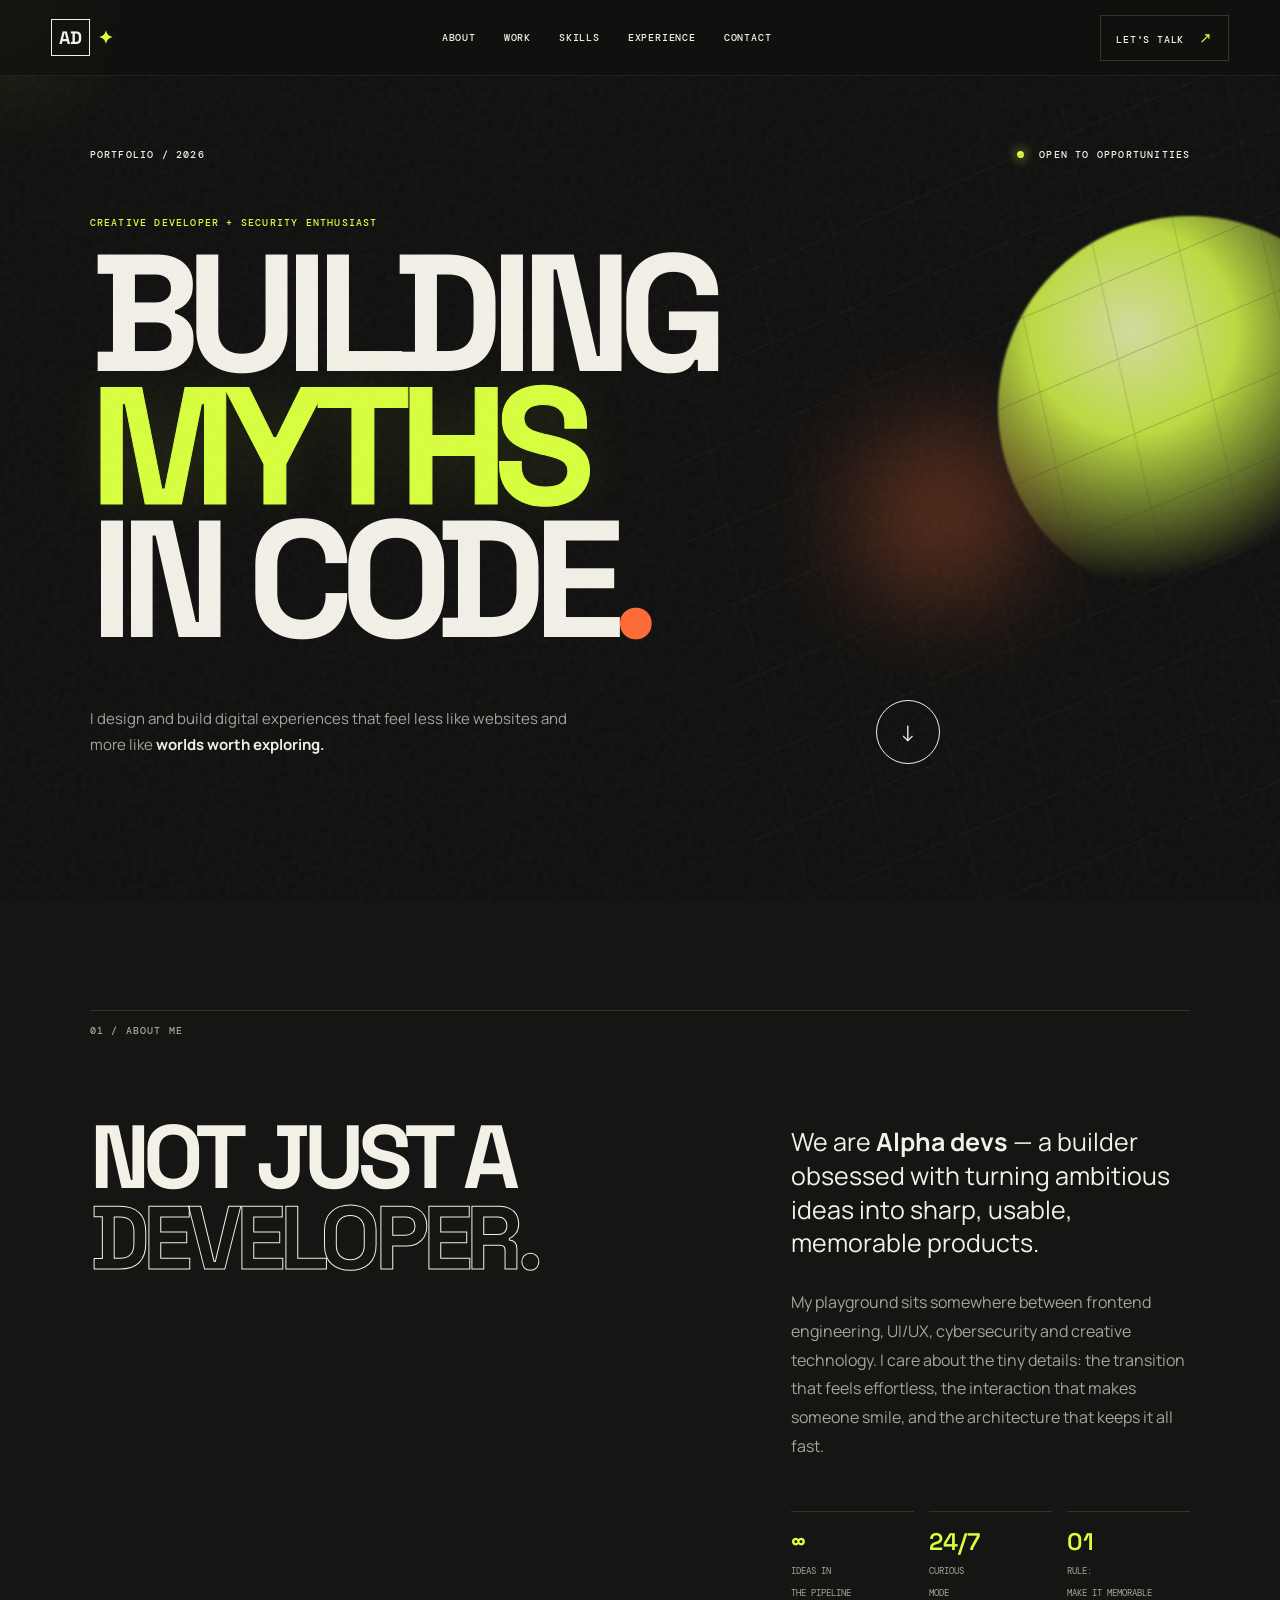
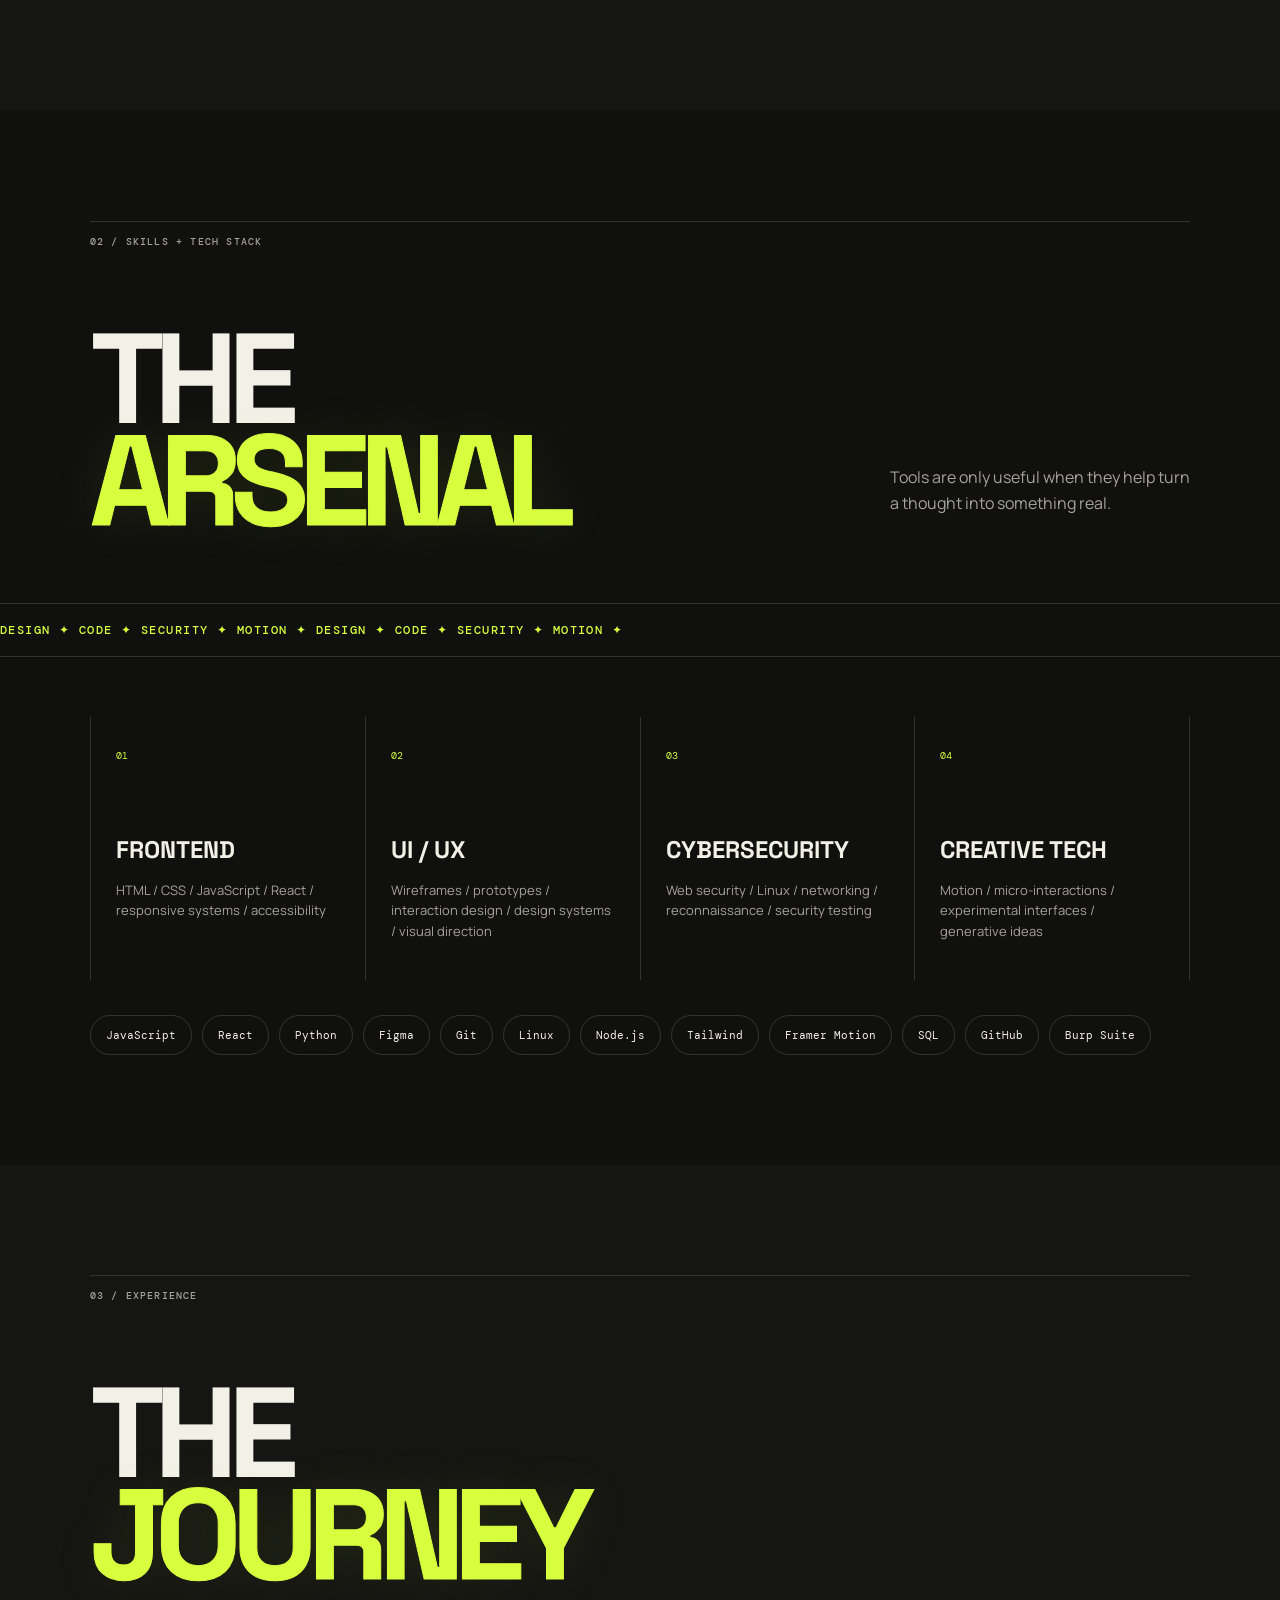
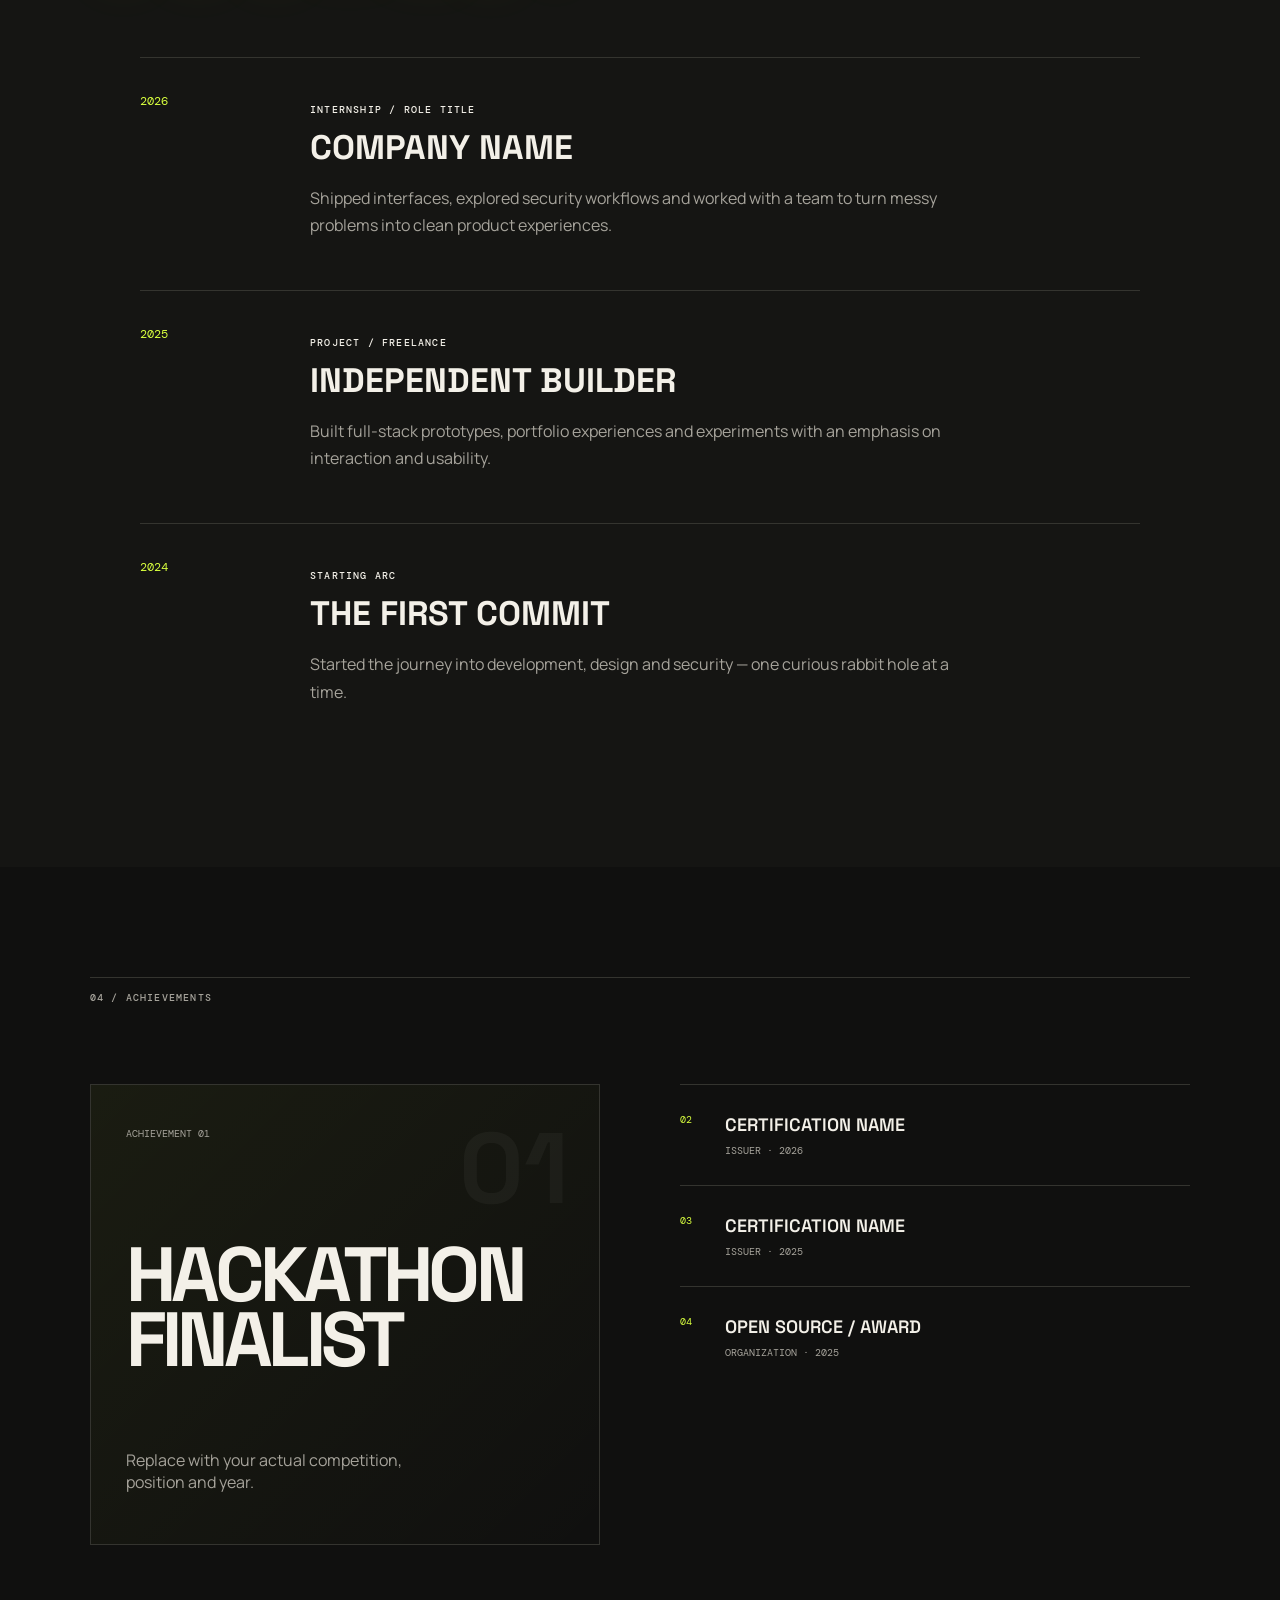
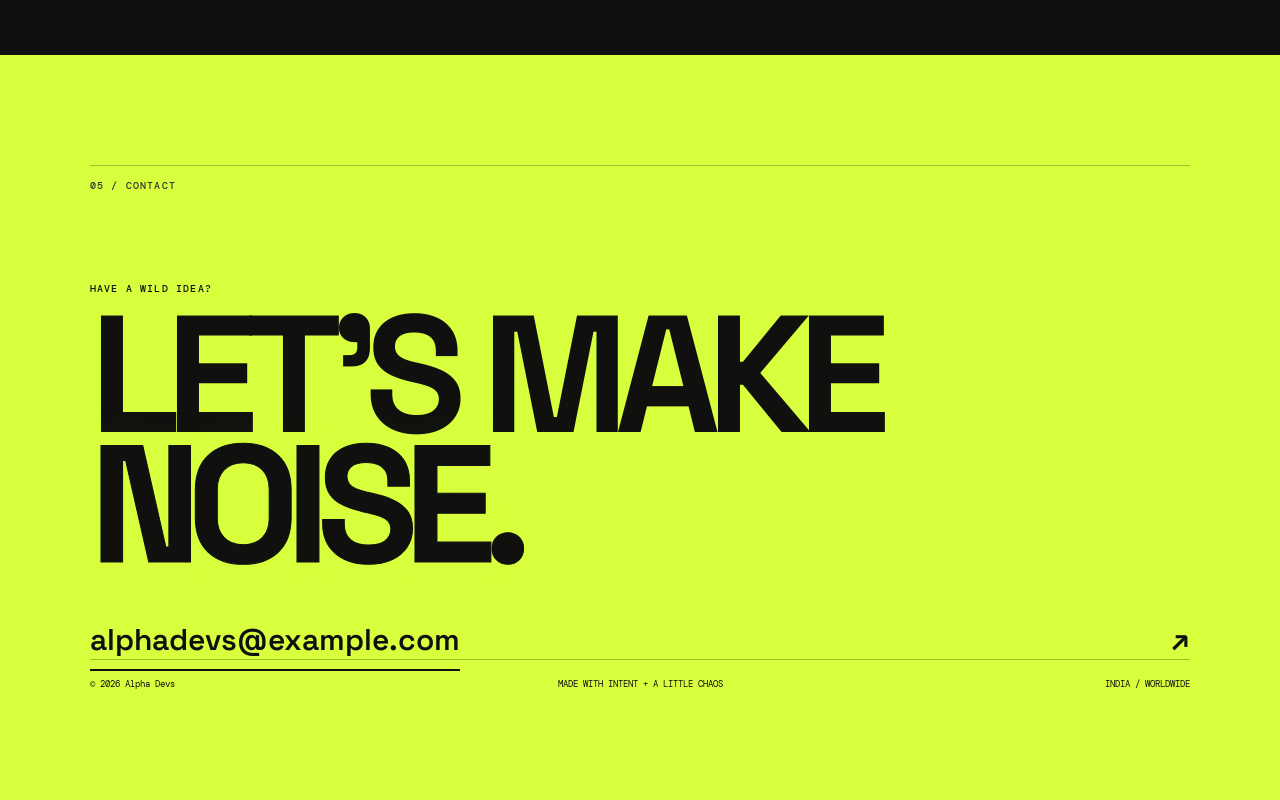
<file: index.html>
<!doctype html>
<html lang="en">
<head>
  <meta charset="UTF-8" />
  <meta name="viewport" content="width=device-width, initial-scale=1.0" />
  <meta name="description" content="Main-character energy portfolio — projects, skills, experience, achievements and tech stack." />
  <title>Alpha Devs</title>
  <link rel="preconnect" href="https://fonts.googleapis.com">
  <link rel="preconnect" href="https://fonts.gstatic.com" crossorigin>
  <link href="https://fonts.googleapis.com/css2?family=DM+Mono:wght@400;500&family=Manrope:wght@400;500;600;700;800&family=Space+Grotesk:wght@400;500;600;700&display=swap" rel="stylesheet">
  <link rel="stylesheet" href="styles.css" />
</head>
<body>
  <div class="noise"></div>
  <div class="cursor-glow"></div>

  <header class="nav">
    <a class="brand" href="#home" aria-label="Home"><span>AD</span><i>✦</i></a>
    <nav>
      <a href="#about">ABOUT</a>
      <a href="projects.html">WORK</a>
      <a href="#skills">SKILLS</a>
      <a href="#experience">EXPERIENCE</a>
      <a href="#contact">CONTACT</a>
    </nav>
    <a class="nav-cta" href="#contact">LET'S TALK <span>↗</span></a>
  </header>

  <main id="home">
    <section class="hero section-pad">
      <div class="hero-meta reveal">
        <span class="eyebrow">PORTFOLIO / 2026</span>
        <span class="status"><b></b> OPEN TO OPPORTUNITIES</span>
      </div>
      <div class="hero-title">
        <p class="kicker reveal">CREATIVE DEVELOPER + SECURITY ENTHUSIAST</p>
        <h1 class="reveal">BUILDING<br><em>MYTHS</em><br>IN CODE<span>.</span></h1>
      </div>
      <div class="hero-bottom reveal">
        <p>I design and build digital experiences that feel less like websites and more like <strong>worlds worth exploring.</strong></p>
        <a class="circle-arrow" href="#about">↓</a>
      </div>
      <div class="orb orb-one"></div><div class="orb orb-two"></div>
      <div class="hero-grid"></div>
    </section>

    <section id="about" class="about section-pad">
      <div class="section-label">01 / ABOUT ME</div>
      <div class="about-grid">
        <div class="about-statement reveal">
          <p class="giant">NOT JUST A<br><span>DEVELOPER.</span></p>
        </div>
        <div class="about-copy reveal">
          <p class="lead">We are <strong>Alpha devs</strong> — a builder obsessed with turning ambitious ideas into sharp, usable, memorable products.</p>
          <p>My playground sits somewhere between frontend engineering, UI/UX, cybersecurity and creative technology. I care about the tiny details: the transition that feels effortless, the interaction that makes someone smile, and the architecture that keeps it all fast.</p>
          <div class="mini-stats">
            <div><strong>∞</strong><span>IDEAS IN<br>THE PIPELINE</span></div>
            <div><strong>24/7</strong><span>CURIOUS<br>MODE</span></div>
            <div><strong>01</strong><span>RULE:<br>MAKE IT MEMORABLE</span></div>
          </div>
        </div>
      </div>
    </section>

    <section id="skills" class="skills section-pad">
      <div class="section-label">02 / SKILLS + TECH STACK</div>
      <div class="section-heading reveal"><h2>THE<br><em>ARSENAL</em></h2><p>Tools are only useful when they help turn a thought into something real.</p></div>
      <div class="marquee"><div>DESIGN ✦ CODE ✦ SECURITY ✦ MOTION ✦ DESIGN ✦ CODE ✦ SECURITY ✦ MOTION ✦</div></div>
      <div class="skill-grid reveal">
        <article><span>01</span><h3>FRONTEND</h3><p>HTML / CSS / JavaScript / React / responsive systems / accessibility</p></article>
        <article><span>02</span><h3>UI / UX</h3><p>Wireframes / prototypes / interaction design / design systems / visual direction</p></article>
        <article><span>03</span><h3>CYBERSECURITY</h3><p>Web security / Linux / networking / reconnaissance / security testing</p></article>
        <article><span>04</span><h3>CREATIVE TECH</h3><p>Motion / micro-interactions / experimental interfaces / generative ideas</p></article>
      </div>
      <div class="stack-cloud reveal">
        <span>JavaScript</span><span>React</span><span>Python</span><span>Figma</span><span>Git</span><span>Linux</span><span>Node.js</span><span>Tailwind</span><span>Framer Motion</span><span>SQL</span><span>GitHub</span><span>Burp Suite</span>
      </div>
    </section>

    <section id="experience" class="experience section-pad">
      <div class="section-label">03 / EXPERIENCE</div>
      <div class="section-heading reveal"><h2>THE<br><em>JOURNEY</em></h2></div>
      <div class="timeline">
        <article class="timeline-item reveal"><span class="year">2026</span><div><p class="role">INTERNSHIP / ROLE TITLE</p><h3>COMPANY NAME</h3><p>Shipped interfaces, explored security workflows and worked with a team to turn messy problems into clean product experiences.</p></div></article>
        <article class="timeline-item reveal"><span class="year">2025</span><div><p class="role">PROJECT / FREELANCE</p><h3>INDEPENDENT BUILDER</h3><p>Built full-stack prototypes, portfolio experiences and experiments with an emphasis on interaction and usability.</p></div></article>
        <article class="timeline-item reveal"><span class="year">2024</span><div><p class="role">STARTING ARC</p><h3>THE FIRST COMMIT</h3><p>Started the journey into development, design and security — one curious rabbit hole at a time.</p></div></article>
      </div>
    </section>

    <section class="achievements section-pad">
      <div class="section-label">04 / ACHIEVEMENTS</div>
      <div class="achievement-grid reveal">
        <div class="achievement-feature"><span>ACHIEVEMENT 01</span><strong>01</strong><h3>HACKATHON<br>FINALIST</h3><p>Replace with your actual competition, position and year.</p></div>
        <div class="achievement-list">
          <div><span>02</span><h3>CERTIFICATION NAME</h3><p>ISSUER · 2026</p></div>
          <div><span>03</span><h3>CERTIFICATION NAME</h3><p>ISSUER · 2025</p></div>
          <div><span>04</span><h3>OPEN SOURCE / AWARD</h3><p>ORGANIZATION · 2025</p></div>
        </div>
      </div>
    </section>

    <section id="contact" class="contact section-pad">
      <div class="section-label">05 / CONTACT</div>
      <div class="contact-wrap reveal">
        <p class="kicker">HAVE A WILD IDEA?</p>
        <h2>LET'S MAKE<br><em>NOISE.</em></h2>
        <a class="email" href="mailto:hello@example.com">alphadevs@example.com <span>↗</span></a>
      </div>
      <footer><span>© 2026 Alpha Devs</span><span>MADE WITH INTENT + A LITTLE CHAOS</span><span>INDIA / WORLDWIDE</span></footer>
    </section>
  </main>

  <script src="script.js"></script>
</body>
</html>
</file>
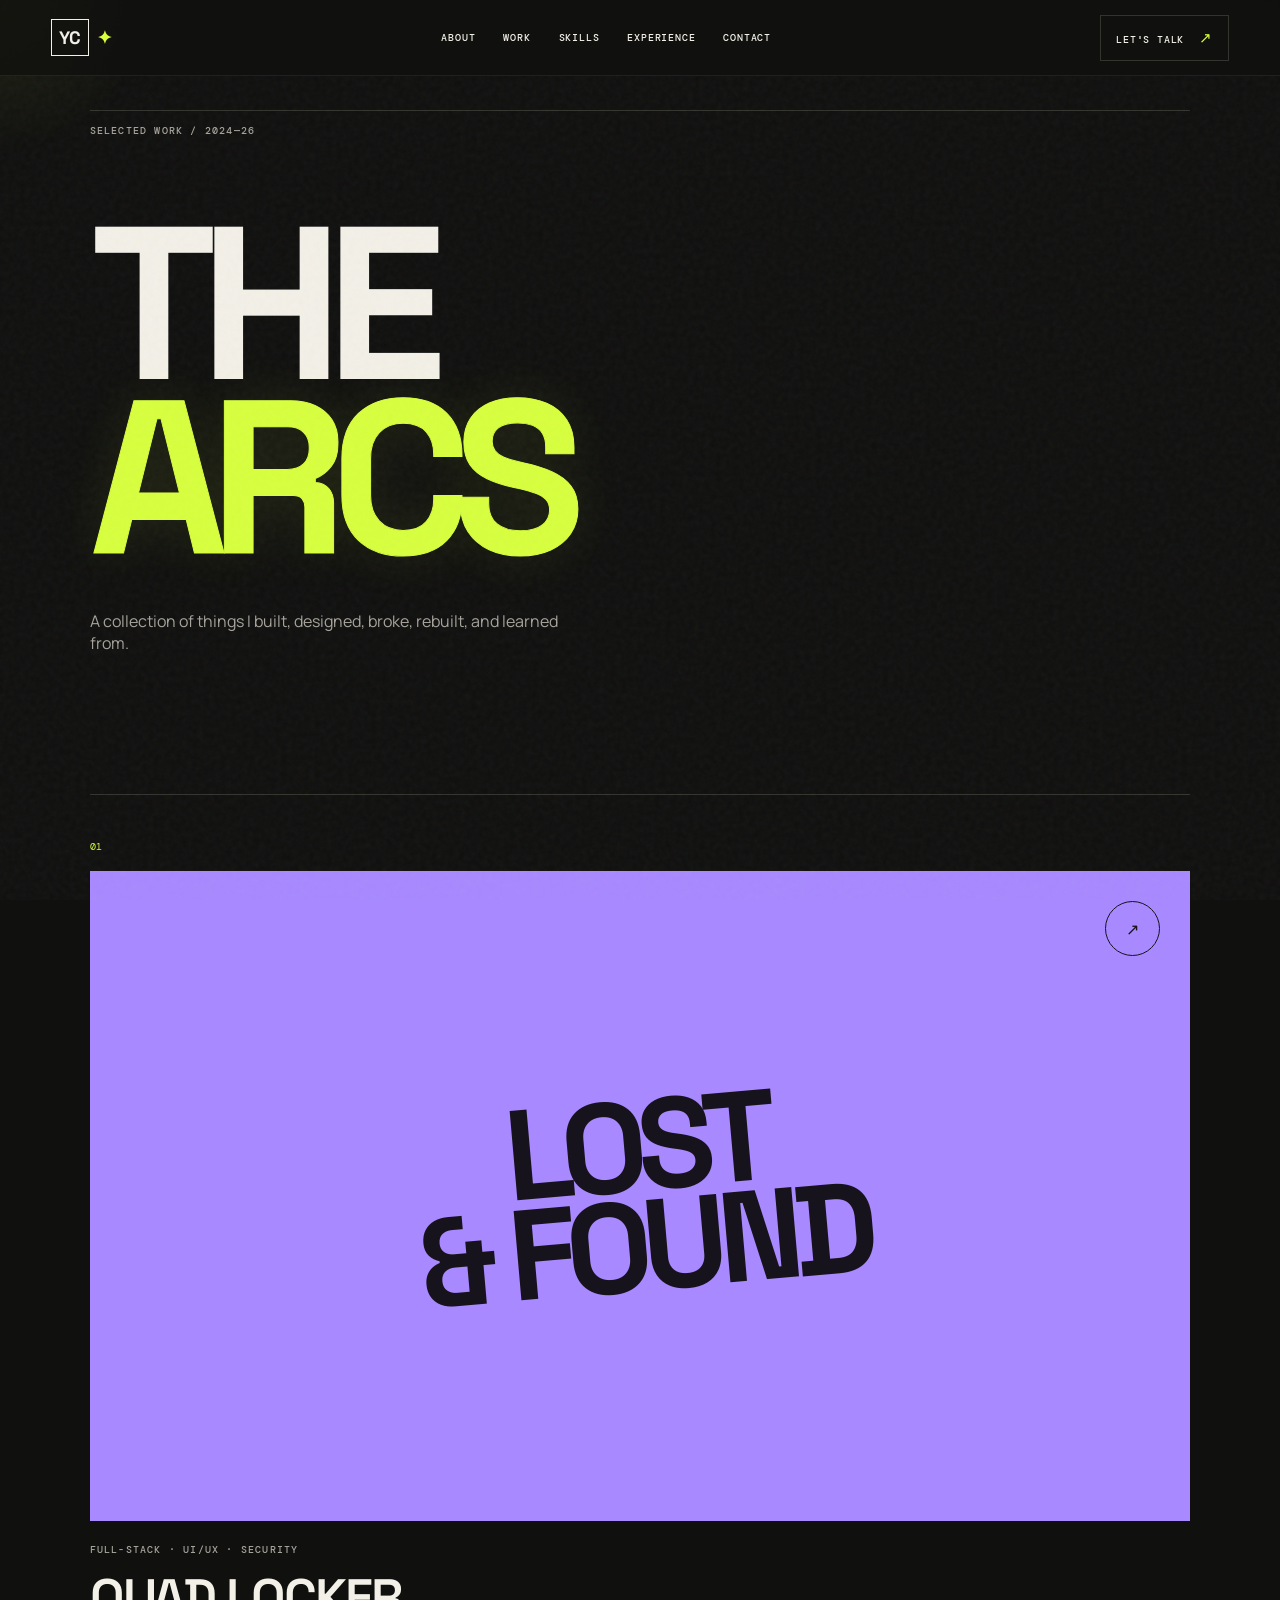
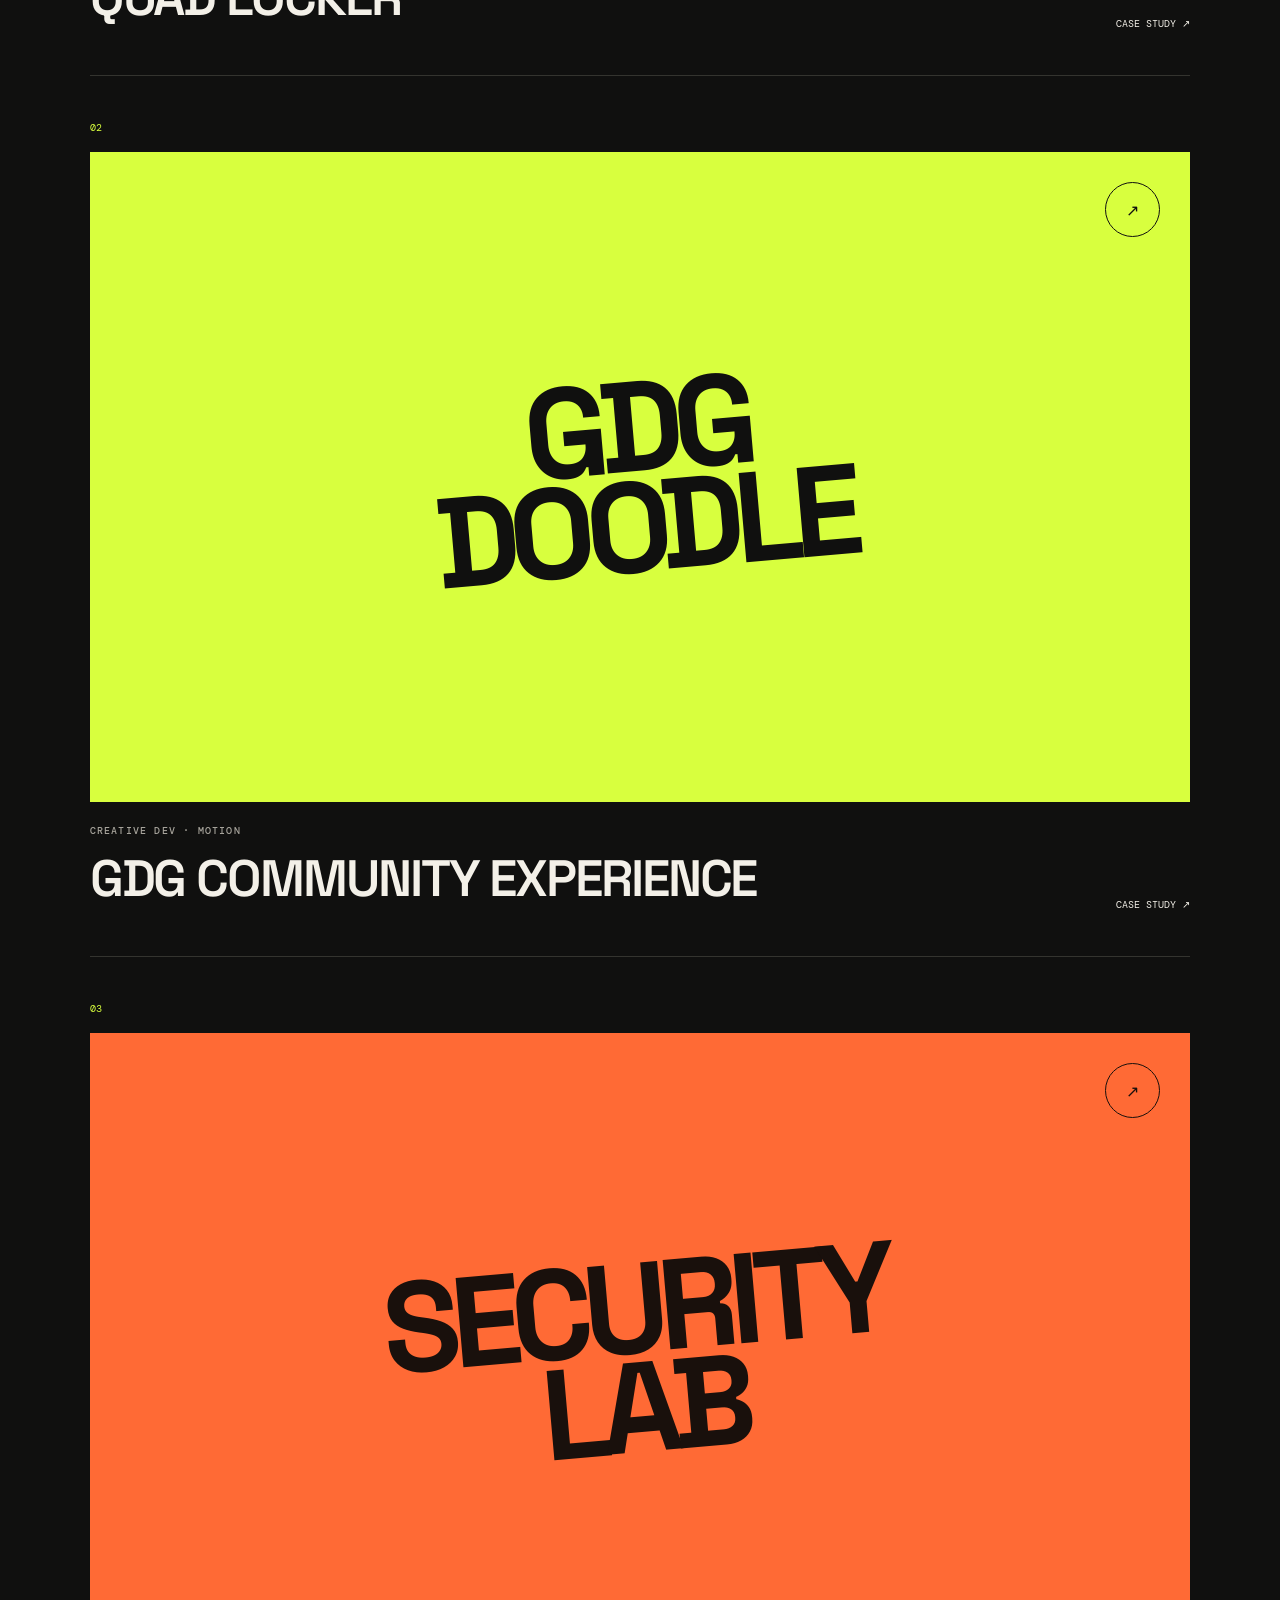
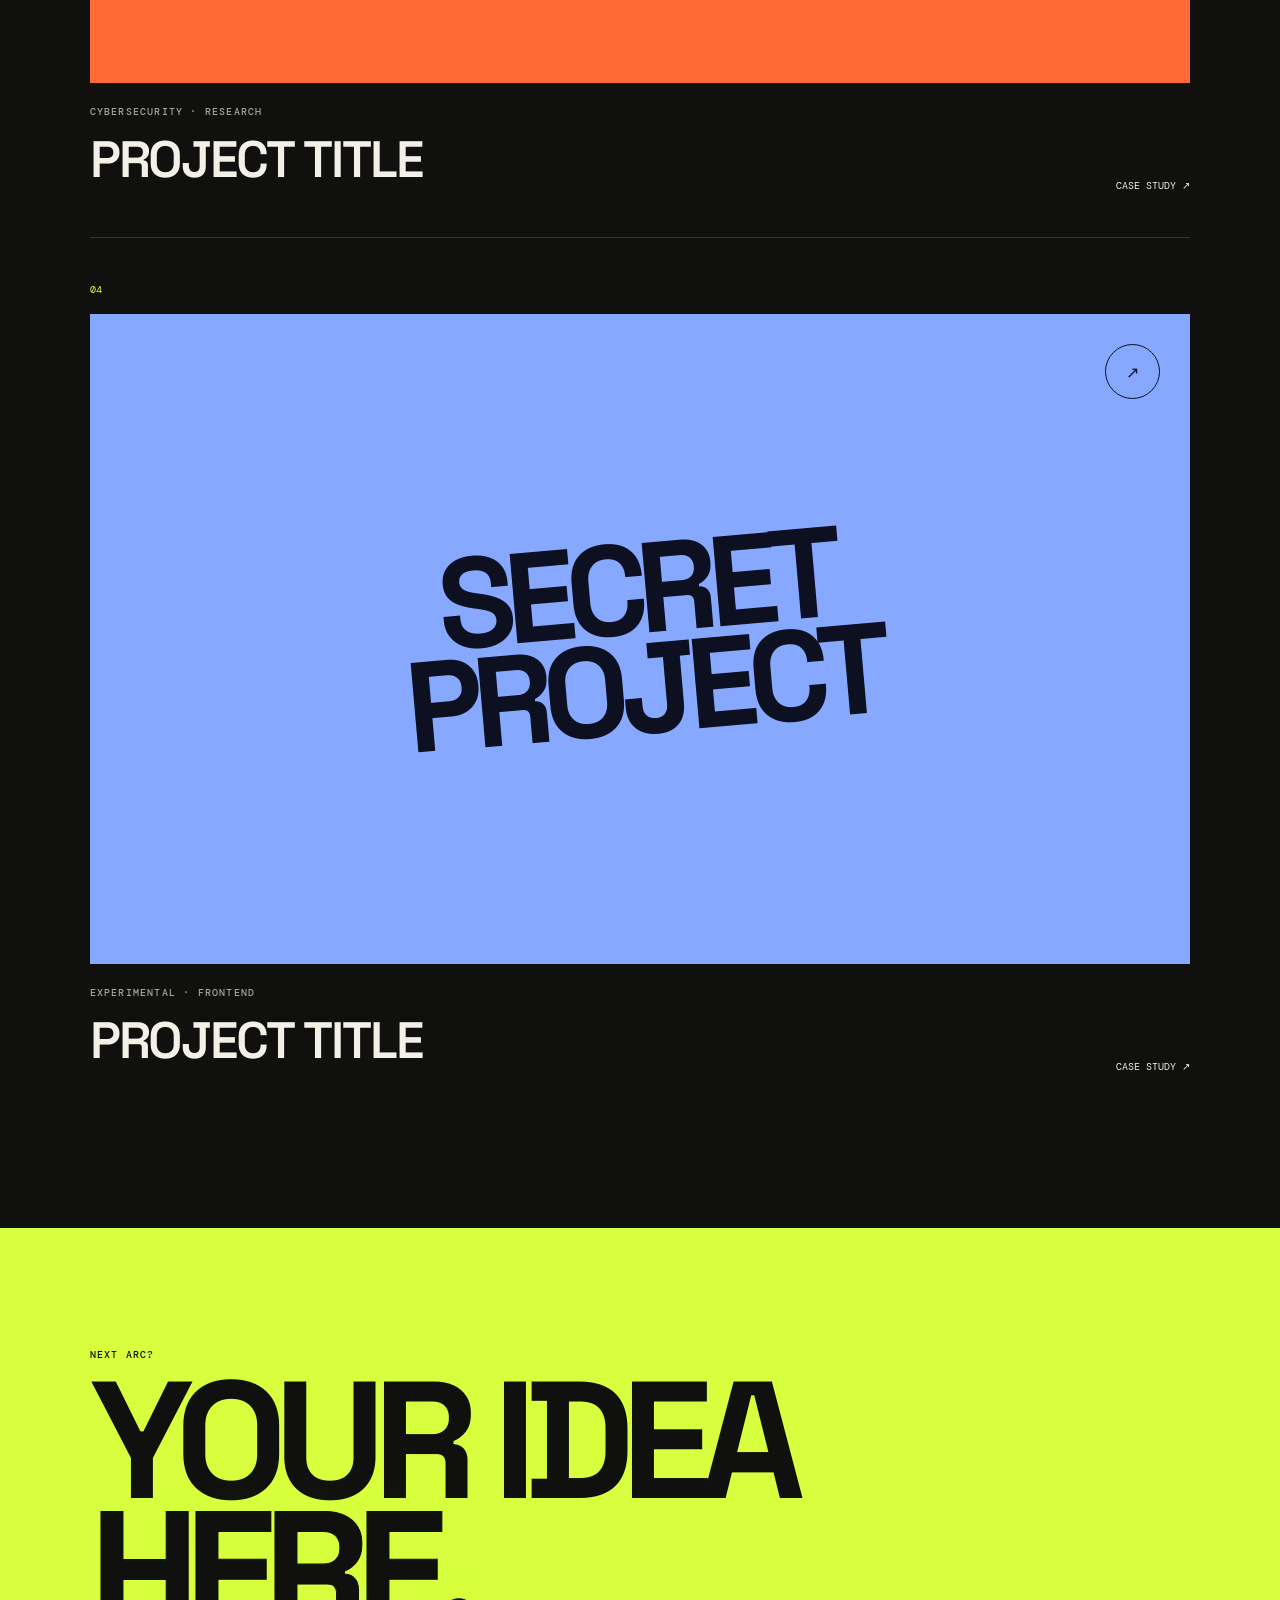
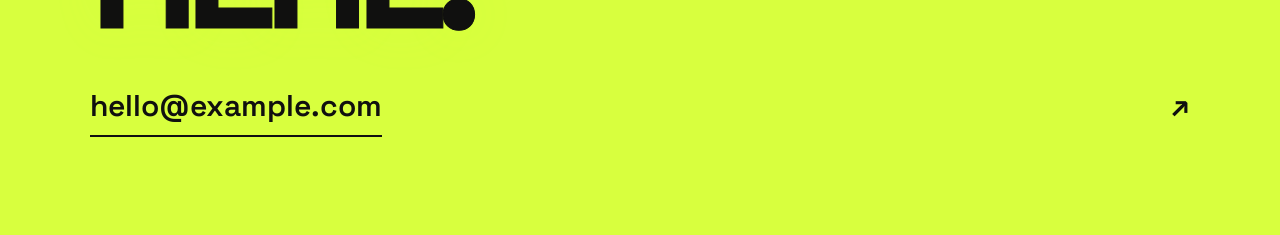
<file: projects.html>
<!doctype html>
<html lang="en">
<head>
  <meta charset="UTF-8" />
  <meta name="viewport" content="width=device-width, initial-scale=1.0" />
  <title>Work</title>
  <link rel="preconnect" href="https://fonts.googleapis.com">
  <link rel="preconnect" href="https://fonts.gstatic.com" crossorigin>
  <link href="https://fonts.googleapis.com/css2?family=DM+Mono:wght@400;500&family=Manrope:wght@400;500;600;700;800&family=Space+Grotesk:wght@400;500;600;700&display=swap" rel="stylesheet">
  <link rel="stylesheet" href="styles.css" />
</head>
<body>
  <div class="noise"></div><div class="cursor-glow"></div>
  <header class="nav">
    <a class="brand" href="index.html"><span>YC</span><i>✦</i></a>
    <nav><a href="index.html#about">ABOUT</a><a href="projects.html">WORK</a><a href="index.html#skills">SKILLS</a><a href="index.html#experience">EXPERIENCE</a><a href="index.html#contact">CONTACT</a></nav>
    <a class="nav-cta" href="index.html#contact">LET'S TALK <span>↗</span></a>
  </header>
  <main>
    <section class="projects-hero section-pad">
      <div class="section-label">SELECTED WORK / 2024—26</div>
      <h1 class="reveal">THE<br><em>ARCS</em></h1>
      <p class="projects-intro reveal">A collection of things I built, designed, broke, rebuilt, and learned from.</p>
    </section>
    <section class="project-list section-pad">
      <a class="project-card reveal" href="#">
        <div class="project-index">01</div><div class="project-art art-purple"><span>LOST<br>& FOUND</span><i>↗</i></div>
        <div class="project-info"><div><p>FULL-STACK · UI/UX · SECURITY</p><h2>QUAD LOCKER</h2></div><span>CASE STUDY ↗</span></div>
      </a>
      <a class="project-card reveal" href="#">
        <div class="project-index">02</div><div class="project-art art-lime"><span>GDG<br>DOODLE</span><i>↗</i></div>
        <div class="project-info"><div><p>CREATIVE DEV · MOTION</p><h2>GDG COMMUNITY EXPERIENCE</h2></div><span>CASE STUDY ↗</span></div>
      </a>
      <a class="project-card reveal" href="#">
        <div class="project-index">03</div><div class="project-art art-orange"><span>SECURITY<br>LAB</span><i>↗</i></div>
        <div class="project-info"><div><p>CYBERSECURITY · RESEARCH</p><h2>PROJECT TITLE</h2></div><span>CASE STUDY ↗</span></div>
      </a>
      <a class="project-card reveal" href="#">
        <div class="project-index">04</div><div class="project-art art-blue"><span>SECRET<br>PROJECT</span><i>↗</i></div>
        <div class="project-info"><div><p>EXPERIMENTAL · FRONTEND</p><h2>PROJECT TITLE</h2></div><span>CASE STUDY ↗</span></div>
      </a>
    </section>
    <section class="contact section-pad mini-contact"><div class="contact-wrap reveal"><p class="kicker">NEXT ARC?</p><h2>YOUR IDEA<br><em>HERE.</em></h2><a class="email" href="mailto:hello@example.com">hello@example.com <span>↗</span></a></div></section>
  </main>
  <script src="script.js"></script>
</body>
</html>
</file>
<file: styles.css>
:root{--bg:#10100f;--fg:#f3f0e8;--muted:#a6a39b;--acid:#d8ff3e;--line:#34342f;--orange:#ff6a35;--blue:#86a9ff;--purple:#a889ff}
*{box-sizing:border-box}html{scroll-behavior:smooth}body{margin:0;background:var(--bg);color:var(--fg);font-family:Manrope,Arial,sans-serif;overflow-x:hidden}.noise{position:fixed;inset:0;pointer-events:none;z-index:20;opacity:.055;background-image:url("data:image/svg+xml,%3Csvg viewBox='0 0 180 180' xmlns='http://www.w3.org/2000/svg'%3E%3Cfilter id='n'%3E%3CfeTurbulence type='fractalNoise' baseFrequency='.9' numOctaves='4' stitchTiles='stitch'/%3E%3C/filter%3E%3Crect width='100%25' height='100%25' filter='url(%23n)' opacity='.8'/%3E%3C/svg%3E")}.cursor-glow{position:fixed;width:340px;height:340px;border-radius:50%;pointer-events:none;background:radial-gradient(circle,rgba(216,255,62,.08),transparent 65%);transform:translate(-50%,-50%);z-index:1}.nav{position:fixed;z-index:30;top:0;left:0;width:100%;height:76px;padding:0 4vw;display:flex;align-items:center;justify-content:space-between;background:rgba(16,16,15,.72);backdrop-filter:blur(16px);border-bottom:1px solid rgba(255,255,255,.07)}.brand{font:700 18px "Space Grotesk";color:var(--fg);text-decoration:none;display:flex;align-items:center;gap:8px}.brand span{border:1px solid var(--fg);padding:6px 7px}.brand i{color:var(--acid);font-style:normal}.nav nav{display:flex;gap:28px}.nav nav a,.nav-cta{font:500 10px "DM Mono";letter-spacing:.08em;color:var(--fg);text-decoration:none}.nav nav a:hover{color:var(--acid)}.nav-cta{border:1px solid var(--line);padding:12px 15px}.nav-cta span{color:var(--acid);font-size:15px;margin-left:8px}.section-pad{padding:110px 7vw}.hero{min-height:100vh;position:relative;display:flex;flex-direction:column;justify-content:center;overflow:hidden;padding-top:130px}.hero-meta,.hero-bottom{display:flex;justify-content:space-between;align-items:center}.eyebrow,.status,.kicker,.section-label,.project-info p,.role{font:500 10px "DM Mono";letter-spacing:.12em}.status b{display:inline-block;width:7px;height:7px;border-radius:50%;background:var(--acid);margin-right:8px;box-shadow:0 0 12px var(--acid)}.hero-title{position:relative;z-index:3;margin:5vh 0}.hero-title .kicker{color:var(--acid);margin-bottom:18px}.hero h1,.projects-hero h1{font:700 clamp(70px,13vw,190px)/.8 "Space Grotesk";letter-spacing:-.08em;margin:0}.hero h1 em,.projects-hero h1 em,.section-heading em,.contact h2 em{color:var(--acid);font-style:normal;-webkit-text-stroke:1px var(--acid);text-shadow:0 0 50px rgba(216,255,62,.1)}.hero h1 span{color:var(--orange)}.hero-bottom{max-width:850px;position:relative;z-index:3}.hero-bottom p{max-width:480px;color:var(--muted);font-size:15px;line-height:1.7}.hero-bottom strong{color:var(--fg)}.circle-arrow{width:64px;height:64px;border:1px solid var(--fg);border-radius:50%;display:grid;place-items:center;color:var(--fg);text-decoration:none;font-size:22px;transition:.3s}.circle-arrow:hover{background:var(--acid);color:var(--bg);transform:rotate(45deg)}.hero-grid{position:absolute;inset:12% -10% 0 55%;opacity:.25;background:linear-gradient(90deg,transparent 49%,var(--line) 50%,transparent 51%),linear-gradient(0deg,transparent 49%,var(--line) 50%,transparent 51%);background-size:80px 80px;transform:skewY(-12deg) rotate(-12deg)}.orb{position:absolute;border-radius:50%;filter:blur(1px);opacity:.85}.orb-one{width:30vw;height:30vw;right:-8vw;top:24%;background:radial-gradient(circle at 35% 30%,#f5ffb2,var(--acid) 28%,transparent 68%);mix-blend-mode:screen}.orb-two{width:13vw;height:13vw;right:20%;top:48%;background:var(--orange);filter:blur(55px);opacity:.35}.section-label{color:var(--muted);border-top:1px solid var(--line);padding-top:13px;margin-bottom:80px}.about{background:#151513}.about-grid{display:grid;grid-template-columns:1.2fr .8fr;gap:8vw}.giant{font:700 clamp(45px,7vw,100px)/.9 "Space Grotesk";letter-spacing:-.07em;margin:0}.giant span{color:transparent;-webkit-text-stroke:1px var(--fg)}.about-copy{padding-top:8px}.lead{font-size:25px;line-height:1.35;margin:0 0 28px}.about-copy>p:not(.lead){color:var(--muted);line-height:1.8;max-width:550px}.mini-stats{display:grid;grid-template-columns:repeat(3,1fr);gap:15px;margin-top:50px}.mini-stats div{border-top:1px solid var(--line);padding-top:14px}.mini-stats strong{display:block;font:600 24px "Space Grotesk";color:var(--acid)}.mini-stats span{font:9px "DM Mono";color:var(--muted);line-height:1.5}.skills{position:relative}.section-heading{display:flex;justify-content:space-between;align-items:flex-end;margin-bottom:70px}.section-heading h2{font:700 clamp(60px,10vw,140px)/.8 "Space Grotesk";letter-spacing:-.08em;margin:0}.section-heading p{max-width:300px;color:var(--muted);line-height:1.6}.marquee{overflow:hidden;border-block:1px solid var(--line);white-space:nowrap;margin:0 -7vw 60px;padding:18px 0;color:var(--acid);font:500 12px "DM Mono";letter-spacing:.12em}.marquee div{display:inline-block;animation:marquee 22s linear infinite}@keyframes marquee{to{transform:translateX(-50%)}}.skill-grid{display:grid;grid-template-columns:repeat(4,1fr);border-left:1px solid var(--line)}.skill-grid article{padding:25px;border-right:1px solid var(--line);min-height:240px}.skill-grid span{font:10px "DM Mono";color:var(--acid)}.skill-grid h3{font:700 24px "Space Grotesk";margin:70px 0 15px}.skill-grid p{color:var(--muted);font-size:13px;line-height:1.6}.stack-cloud{display:flex;flex-wrap:wrap;gap:10px;margin-top:35px}.stack-cloud span{border:1px solid var(--line);padding:12px 15px;border-radius:100px;font:11px "DM Mono";transition:.25s}.stack-cloud span:hover{border-color:var(--acid);color:var(--acid);transform:translateY(-3px)}.experience{background:#151513}.timeline{max-width:1000px;margin:auto}.timeline-item{display:grid;grid-template-columns:120px 1fr;gap:50px;border-top:1px solid var(--line);padding:35px 0}.year{font:12px "DM Mono";color:var(--acid)}.timeline-item h3{font:700 34px "Space Grotesk";margin:10px 0}.timeline-item p:not(.role){max-width:650px;color:var(--muted);line-height:1.7}.achievement-grid{display:grid;grid-template-columns:1fr 1fr;gap:80px}.achievement-feature{min-height:430px;border:1px solid var(--line);padding:35px;position:relative;background:linear-gradient(135deg,rgba(216,255,62,.05),transparent)}.achievement-feature strong{position:absolute;right:30px;top:20px;font:700 100px "Space Grotesk";color:rgba(255,255,255,.04)}.achievement-feature span,.achievement-list p{font:10px "DM Mono";color:var(--muted)}.achievement-feature h3{font:700 clamp(45px,6vw,80px)/.85 "Space Grotesk";letter-spacing:-.06em;margin-top:100px}.achievement-feature p{color:var(--muted);max-width:300px}.achievement-list>div{border-top:1px solid var(--line);padding:28px 0;display:grid;grid-template-columns:45px 1fr}.achievement-list span{font:10px "DM Mono";color:var(--acid)}.achievement-list h3{margin:0;font:600 18px "Space Grotesk"}.achievement-list p{grid-column:2;margin:8px 0 0}.contact{min-height:80vh;display:flex;flex-direction:column;justify-content:space-between;background:var(--acid);color:var(--bg)}.contact .section-label{border-color:rgba(0,0,0,.25);color:#333}.contact-wrap h2{font:700 clamp(70px,13vw,190px)/.78 "Space Grotesk";letter-spacing:-.08em;margin:15px 0 50px}.contact h2 em{color:var(--bg);-webkit-text-stroke:1px var(--bg)}.email{font:600 clamp(18px,2.5vw,30px) "Space Grotesk";color:var(--bg);text-decoration:none;border-bottom:2px solid var(--bg);padding-bottom:10px}.email span{float:right}.contact footer{border-top:1px solid rgba(0,0,0,.25);padding-top:18px;display:flex;justify-content:space-between;font:9px "DM Mono";gap:20px}.projects-hero{min-height:70vh;display:flex;flex-direction:column;justify-content:flex-end}.projects-hero h1{font-size:clamp(90px,17vw,230px)}.projects-intro{font-size:16px;color:var(--muted);max-width:500px;margin:45px 0 0}.project-list{padding-top:30px}.project-card{display:block;color:var(--fg);text-decoration:none;border-top:1px solid var(--line);padding:45px 0}.project-index{font:10px "DM Mono";color:var(--acid);margin-bottom:18px}.project-art{height:min(58vw,650px);display:grid;place-items:center;position:relative;overflow:hidden}.project-art span{font:700 clamp(50px,10vw,150px)/.78 "Space Grotesk";letter-spacing:-.08em;text-align:center;transform:rotate(-5deg);transition:.5s}.project-art i{position:absolute;right:30px;top:30px;border:1px solid currentColor;border-radius:50%;width:55px;height:55px;display:grid;place-items:center;font-style:normal;transition:.4s}.art-purple{background:var(--purple);color:#17131d}.art-lime{background:var(--acid);color:#10100f}.art-orange{background:var(--orange);color:#19100c}.art-blue{background:var(--blue);color:#0c1020}.project-card:hover .project-art span{transform:rotate(0) scale(1.06)}.project-card:hover .project-art i{transform:rotate(45deg)}.project-info{display:flex;justify-content:space-between;gap:30px;padding-top:22px}.project-info p{color:var(--muted);margin:0 0 9px}.project-info h2{font:600 clamp(25px,4vw,55px) "Space Grotesk";letter-spacing:-.04em;margin:0}.project-info>span{font:10px "DM Mono";align-self:end}.mini-contact{min-height:60vh}.reveal{opacity:0;transform:translateY(25px);transition:opacity .8s ease,transform .8s ease}.reveal.visible{opacity:1;transform:none}@media(max-width:800px){.nav nav{display:none}.nav{padding:0 5vw}.section-pad{padding:80px 5vw}.hero{padding-top:110px}.hero h1{font-size:19vw}.hero-meta,.hero-bottom{align-items:flex-start;gap:20px}.hero-bottom{flex-direction:column}.hero-grid{left:25%}.orb-one{width:55vw;height:55vw;top:35%}.about-grid,.achievement-grid{grid-template-columns:1fr}.skill-grid{grid-template-columns:1fr 1fr}.skill-grid h3{margin-top:45px}.timeline-item{grid-template-columns:60px 1fr;gap:20px}.timeline-item h3{font-size:25px}.contact footer{flex-direction:column}.projects-hero{min-height:60vh}.project-info{flex-direction:column}.project-info>span{align-self:flex-start}}@media(max-width:520px){.skill-grid{grid-template-columns:1fr}.hero-meta .status{display:none}.mini-stats{grid-template-columns:1fr}.section-heading{display:block}.section-heading p{margin-top:30px}.project-art{height:80vw}}
</file>
